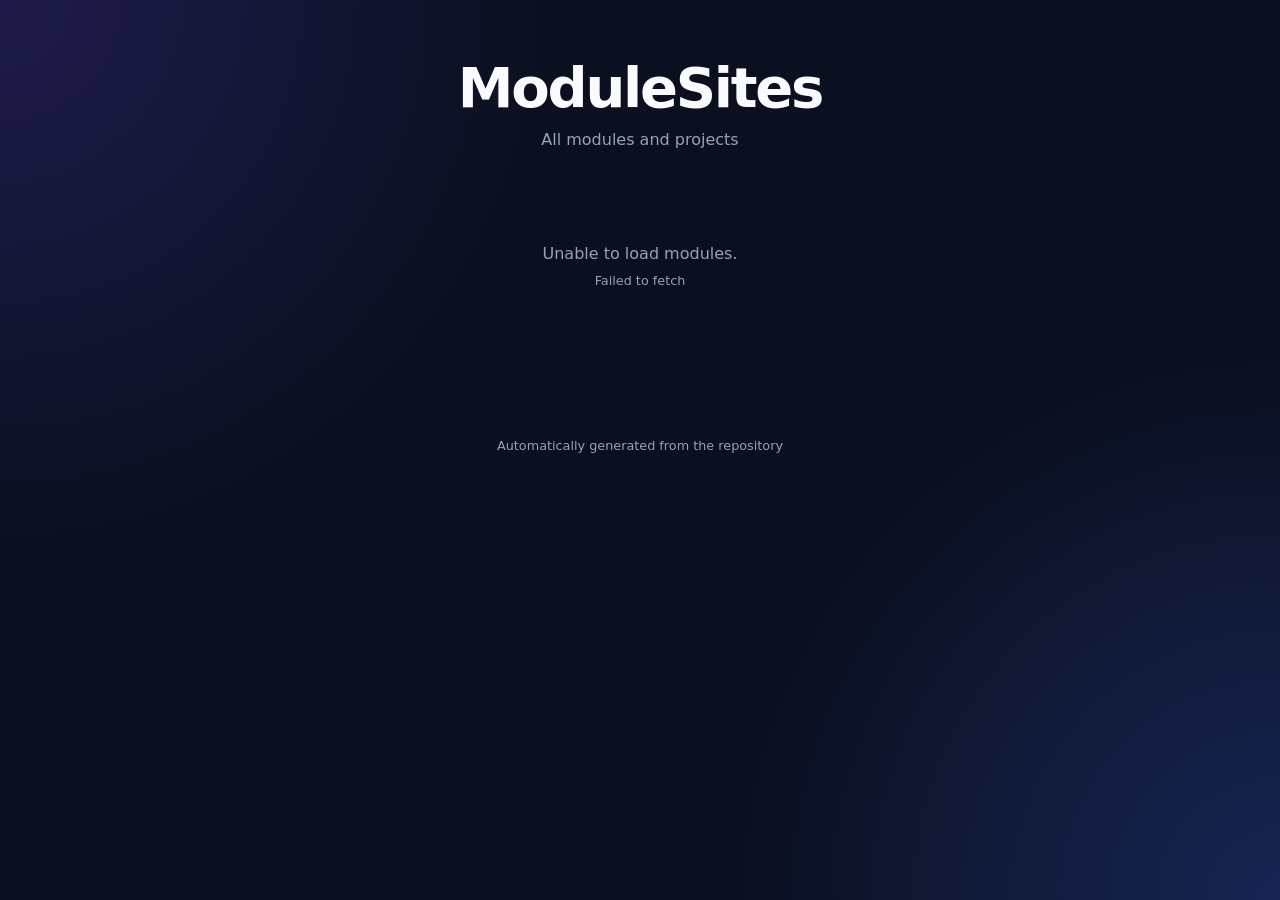
<file: index.html>
<!DOCTYPE html>
<html lang="en">

<head>
    <meta charset="UTF-8">
    <meta name="viewport" content="width=device-width, initial-scale=1.0">

    <title>ModuleSites</title>

    <style>
        :root {
            --bg: #0b1020;
            --card: #121a2f;
            --card-hover: #18233e;
            --text: #f8fafc;
            --muted: #94a3b8;
            --accent: #6366f1;
            --accent-hover: #818cf8;
            --border: rgba(255, 255, 255, 0.08);
        }

        * {
            box-sizing: border-box;
            margin: 0;
            padding: 0;
        }

        body {
            min-height: 100vh;
            font-family:
                Inter,
                ui-sans-serif,
                system-ui,
                -apple-system,
                BlinkMacSystemFont,
                "Segoe UI",
                sans-serif;

            color: var(--text);

            background:
                radial-gradient(circle at top left,
                    #1e1b4b 0,
                    transparent 35%),
                radial-gradient(circle at bottom right,
                    #172554 0,
                    transparent 35%),
                var(--bg);
        }

        header {
            padding: 55px 20px 35px;
            text-align: center;
        }

        header h1 {
            font-size: clamp(2rem, 5vw, 3.5rem);
            font-weight: 800;
            letter-spacing: -0.04em;
        }

        header p {
            margin-top: 10px;
            color: var(--muted);
            font-size: 1rem;
        }

        .container {
            width: min(1200px, calc(100% - 32px));
            margin: auto;
            padding-bottom: 60px;
        }

        .loading {
            text-align: center;
            padding: 60px 20px;
            color: var(--muted);
        }

        .modules {
            display: grid;
            grid-template-columns:
                repeat(auto-fit, minmax(320px, 1fr));

            gap: 24px;
        }

        .module {
            overflow: hidden;

            background: rgba(18, 26, 47, 0.9);

            border: 1px solid var(--border);
            border-radius: 20px;

            box-shadow:
                0 20px 50px rgba(0, 0, 0, 0.25);

            backdrop-filter: blur(12px);

            transition:
                transform 0.2s ease,
                border-color 0.2s ease;
        }

        .module:hover {
            transform: translateY(-4px);

            border-color:
                rgba(129, 140, 248, 0.4);
        }

        .module-header {
            display: flex;
            align-items: center;
            justify-content: space-between;

            padding: 18px 20px;

            border-bottom:
                1px solid var(--border);
        }

        .module-title {
            display: flex;
            align-items: center;
            gap: 12px;
        }

        .number {
            display: grid;
            place-items: center;

            width: 40px;
            height: 40px;

            border-radius: 12px;

            background: var(--accent);

            font-weight: 800;
        }

        .module-title h2 {
            font-size: 1.1rem;
        }

        .status {
            color: var(--muted);
            font-size: 0.75rem;
        }

        .preview {
            position: relative;
            height: 300px;
            background: white;
        }

        iframe {
            display: block;

            width: 100%;
            height: 100%;

            border: 0;

            background: white;
        }

        .loading-preview {
            position: absolute;

            inset: 0;

            display: grid;
            place-items: center;

            color: #475569;
            background: #f8fafc;

            z-index: 1;

            pointer-events: none;
        }

        .loading-preview.hidden {
            display: none;
        }

        .error {
            display: none;

            position: absolute;
            inset: 0;

            place-items: center;

            padding: 30px;

            text-align: center;

            color: #475569;

            background: #f8fafc;

            z-index: 2;
        }

        .error.show {
            display: grid;
        }

        .error strong {
            display: block;

            margin-bottom: 8px;

            color: #0f172a;
        }

        .actions {
            display: flex;
            gap: 10px;

            padding: 16px 20px 20px;
        }

        .button {
            flex: 1;

            display: inline-flex;
            align-items: center;
            justify-content: center;

            min-height: 42px;

            padding: 10px 16px;

            border-radius: 10px;

            border: 1px solid var(--border);

            color: var(--text);

            background:
                rgba(255, 255, 255, 0.05);

            text-decoration: none;

            font-size: 0.9rem;
            font-weight: 600;

            cursor: pointer;

            transition:
                background 0.2s ease;
        }

        .button:hover {
            background: var(--card-hover);
        }

        .button.primary {
            background: var(--accent);

            border-color: transparent;
        }

        .button.primary:hover {
            background: var(--accent-hover);
        }

        .empty {
            padding: 60px 20px;

            text-align: center;

            color: var(--muted);
        }

        footer {
            padding: 30px 20px;

            text-align: center;

            color: var(--muted);

            font-size: 0.8rem;
        }

        @media (max-width: 600px) {
            header {
                padding-top: 35px;
            }

            .container {
                width: calc(100% - 20px);
            }

            .modules {
                grid-template-columns: 1fr;
            }

            .preview {
                height: 260px;
            }
        }
    </style>
</head>

<body>

    <header>
        <h1>ModuleSites</h1>
        <p>All modules and projects</p>
    </header>

    <main class="container">

        <div id="loading" class="loading">
            Discovering modules...
        </div>

        <section id="modules" class="modules">
        </section>

        <div id="empty" class="empty" style="display:none;">
            No modules found.
        </div>

    </main>

    <footer>
        Automatically generated from the repository
    </footer>


    <script>

        /*
         * GitHub repository
         */
        const OWNER = "kalopseeia";
        const REPO = "ModuleSites";


        /*
         * GitHub API endpoint
         *
         * This gets everything in the repository root.
         */
        const API_URL =
            `https://api.github.com/repos/${OWNER}/${REPO}/contents/`;


        const modulesContainer =
            document.getElementById("modules");

        const loading =
            document.getElementById("loading");

        const empty =
            document.getElementById("empty");


        /*
         * Create a module card
         */
        function createModule(folder) {

            const moduleName =
                folder.name;

            const modulePath =
                `${moduleName}/index.html`;


            const article =
                document.createElement("article");

            article.className = "module";


            article.innerHTML = `

        <div class="module-header">

          <div class="module-title">

            <div class="number">
              ${escapeHTML(moduleName)}
            </div>

            <h2>
              Module ${escapeHTML(moduleName)}
            </h2>

          </div>

          <span class="status">
            index.html
          </span>

        </div>


        <div class="preview">

          <div class="loading-preview">
            Loading preview...
          </div>

          <div class="error">

            <div>

              <strong>
                Unable to load this module.
              </strong>

              <span>
                Make sure
                <code>${escapeHTML(modulePath)}</code>
                exists.
              </span>

            </div>

          </div>


          <iframe
            src="${escapeAttribute(modulePath)}"
            title="Module ${escapeAttribute(moduleName)}"
            loading="lazy">
          </iframe>

        </div>


        <div class="actions">

          <a
            class="button primary"
            href="${escapeAttribute(modulePath)}"
            target="_blank"
            rel="noopener">
            Open Module
          </a>


          <button class="button fullscreen">
            Fullscreen
          </button>

        </div>

      `;


            const iframe =
                article.querySelector("iframe");

            const preview =
                article.querySelector(".preview");

            const previewLoading =
                article.querySelector(".loading-preview");

            const error =
                article.querySelector(".error");

            const fullscreen =
                article.querySelector(".fullscreen");


            iframe.addEventListener("load", () => {

                previewLoading.classList.add(
                    "hidden"
                );

            });


            iframe.addEventListener("error", () => {

                previewLoading.classList.add(
                    "hidden"
                );

                error.classList.add(
                    "show"
                );

            });


            fullscreen.addEventListener("click", () => {

                if (preview.requestFullscreen) {

                    preview.requestFullscreen();

                }

            });


            return article;

        }


        /*
         * Escape HTML
         */
        function escapeHTML(value) {

            return String(value)
                .replace(/&/g, "&amp;")
                .replace(/</g, "&lt;")
                .replace(/>/g, "&gt;")
                .replace(/"/g, "&quot;")
                .replace(/'/g, "&#039;");

        }


        /*
         * Escape attribute values
         */
        function escapeAttribute(value) {

            return escapeHTML(value);

        }


        /*
         * Discover modules
         */
        async function discoverModules() {

            try {

                const response =
                    await fetch(API_URL);


                if (!response.ok) {

                    throw new Error(
                        `GitHub API error: ${response.status}`
                    );

                }


                const files =
                    await response.json();


                /*
                 * Find directories only.
                 *
                 * This means:
                 *
                 * 1/
                 * 2/
                 * 3/
                 * 4/
                 *
                 * will automatically be detected.
                 *
                 * Files such as README.md and
                 * index.html are ignored.
                 */
                let folders =
                    files.filter(
                        item => item.type === "dir"
                    );


                /*
                 * Only use folders that contain
                 * a valid index.html.
                 */
                const validModules = [];


                for (const folder of folders) {

                    try {

                        const indexURL =
                            `https://api.github.com/repos/` +
                            `${OWNER}/${REPO}/contents/` +
                            `${folder.name}/index.html`;


                        const indexResponse =
                            await fetch(indexURL);


                        if (indexResponse.ok) {

                            validModules.push(folder);

                        }

                    } catch (error) {

                        console.warn(
                            `Could not check ${folder.name}`,
                            error
                        );

                    }

                }


                /*
                 * Sort numerically when folders are
                 * named 1, 2, 3, 4...
                 */
                validModules.sort((a, b) => {

                    const aNumber =
                        Number(a.name);

                    const bNumber =
                        Number(b.name);


                    if (
                        !Number.isNaN(aNumber) &&
                        !Number.isNaN(bNumber)
                    ) {

                        return aNumber - bNumber;

                    }


                    return a.name.localeCompare(
                        b.name
                    );

                });


                loading.style.display =
                    "none";


                /*
                 * No modules
                 */
                if (validModules.length === 0) {

                    empty.style.display =
                        "block";

                    return;

                }


                /*
                 * Render modules
                 */
                validModules.forEach(folder => {

                    modulesContainer.appendChild(
                        createModule(folder)
                    );

                });


            } catch (error) {

                console.error(error);


                loading.innerHTML = `
          <p>
            Unable to load modules.
          </p>

          <p style="
            margin-top:10px;
            font-size:0.8rem;
          ">
            ${escapeHTML(error.message)}
          </p>
        `;

            }

        }


        /*
         * Start
         */
        discoverModules();

    </script>

</body>

</html>
</file>
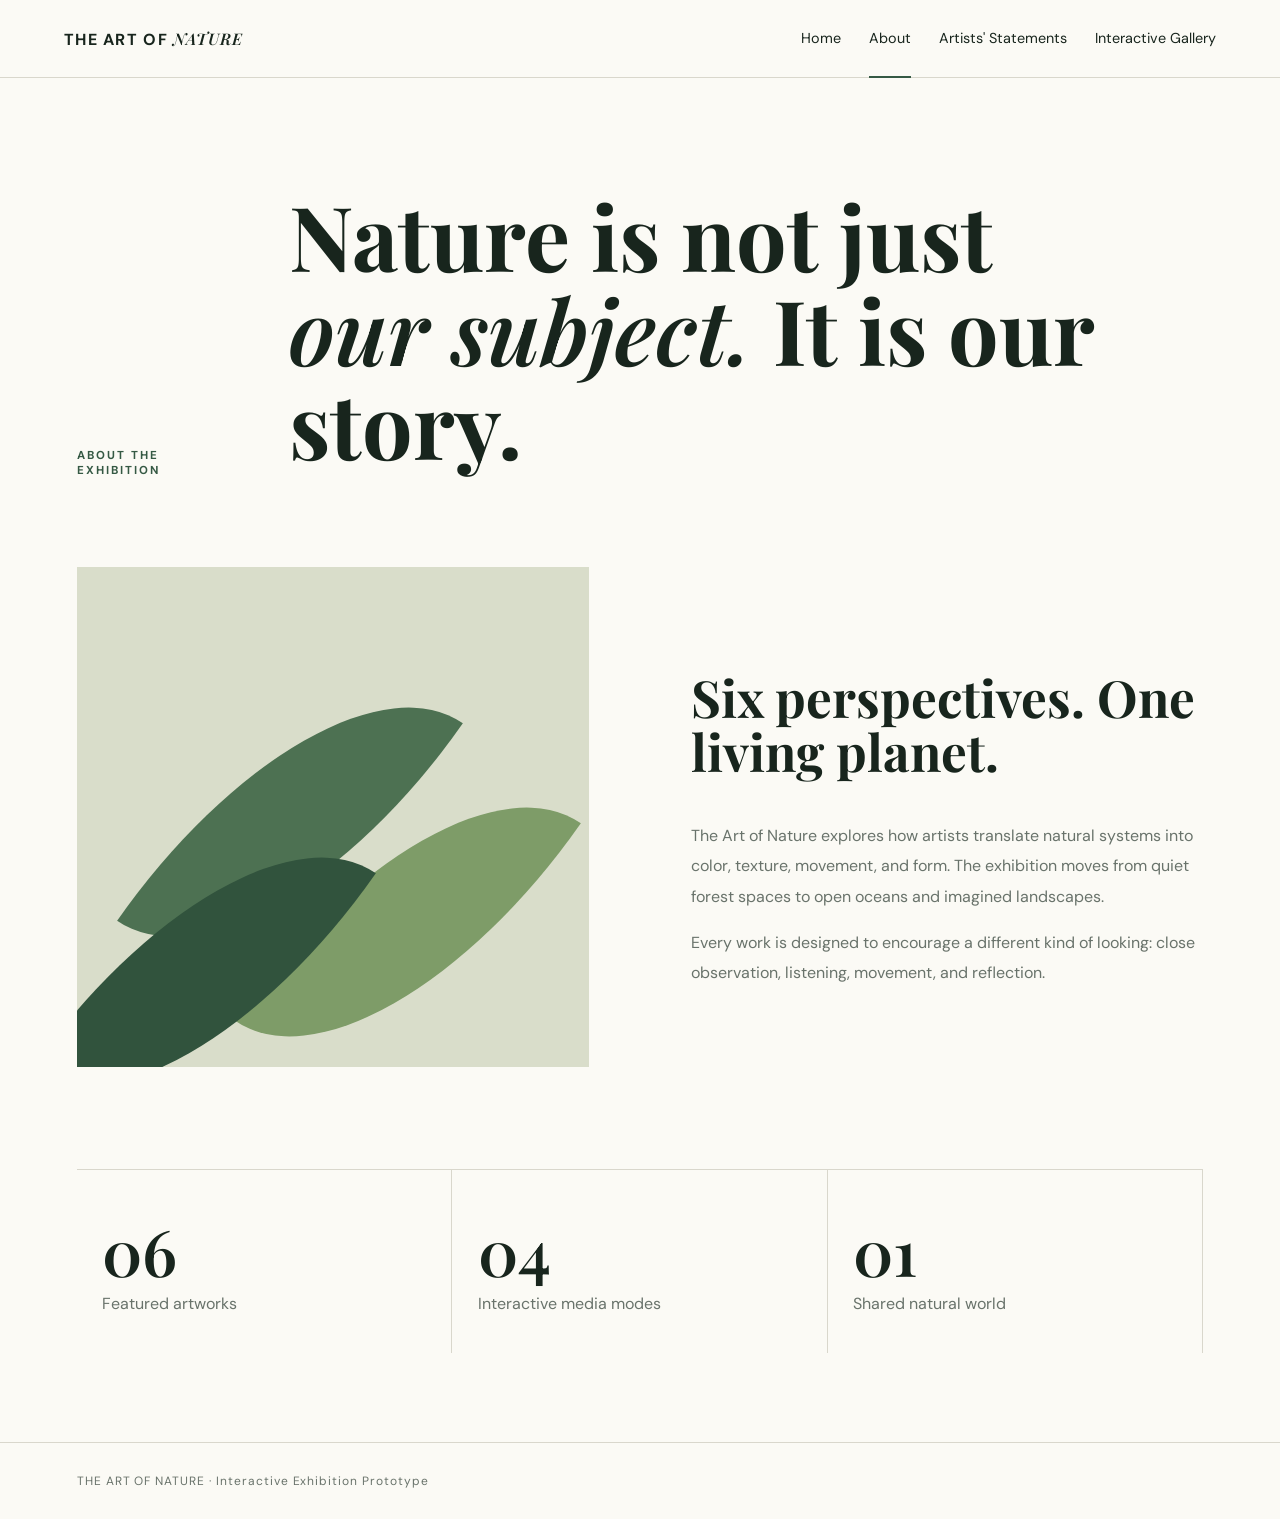
<file: 2/about.html>
<!DOCTYPE html>
<html lang="en">

<head>
  <meta charset="UTF-8">
  <meta name="viewport" content="width=device-width,initial-scale=1.0">
  <title>About | The Art of Nature</title>
  <link rel="stylesheet" href="style.css">
</head>

<body>
  <header class="site-header"><a class="brand" href="index.html">THE ART OF <span>NATURE</span></a><button
      class="menu-toggle">☰</button>
    <nav><a href="index.html">Home</a><a class="active" href="about.html">About</a><a href="artists.html">Artists'
        Statements</a><a href="gallery.html">Interactive Gallery</a></nav>
  </header>
  <main class="page">
    <section class="page-heading">
      <p class="eyebrow">ABOUT THE EXHIBITION</p>
      <h1>Nature is not just<br><em>our subject.</em> It is our story.</h1>
    </section>
    <section class="two-col">
      <div class="abstract-art">
        <div class="leaf l1"></div>
        <div class="leaf l2"></div>
        <div class="leaf l3"></div>
      </div>
      <div>
        <h2>Six perspectives. One living planet.</h2>
        <p>The Art of Nature explores how artists translate natural systems into color, texture, movement, and form. The
          exhibition moves from quiet forest spaces to open oceans and imagined landscapes.</p>
        <p>Every work is designed to encourage a different kind of looking: close observation, listening, movement, and
          reflection.</p>
      </div>
    </section>
    <section class="facts">
      <div><strong>06</strong><span>Featured artworks</span></div>
      <div><strong>04</strong><span>Interactive media modes</span></div>
      <div><strong>01</strong><span>Shared natural world</span></div>
    </section>
  </main>
  <footer>THE ART OF NATURE · Interactive Exhibition Prototype</footer>
  <script src="script.js"></script>
</body>

</html>
</file>
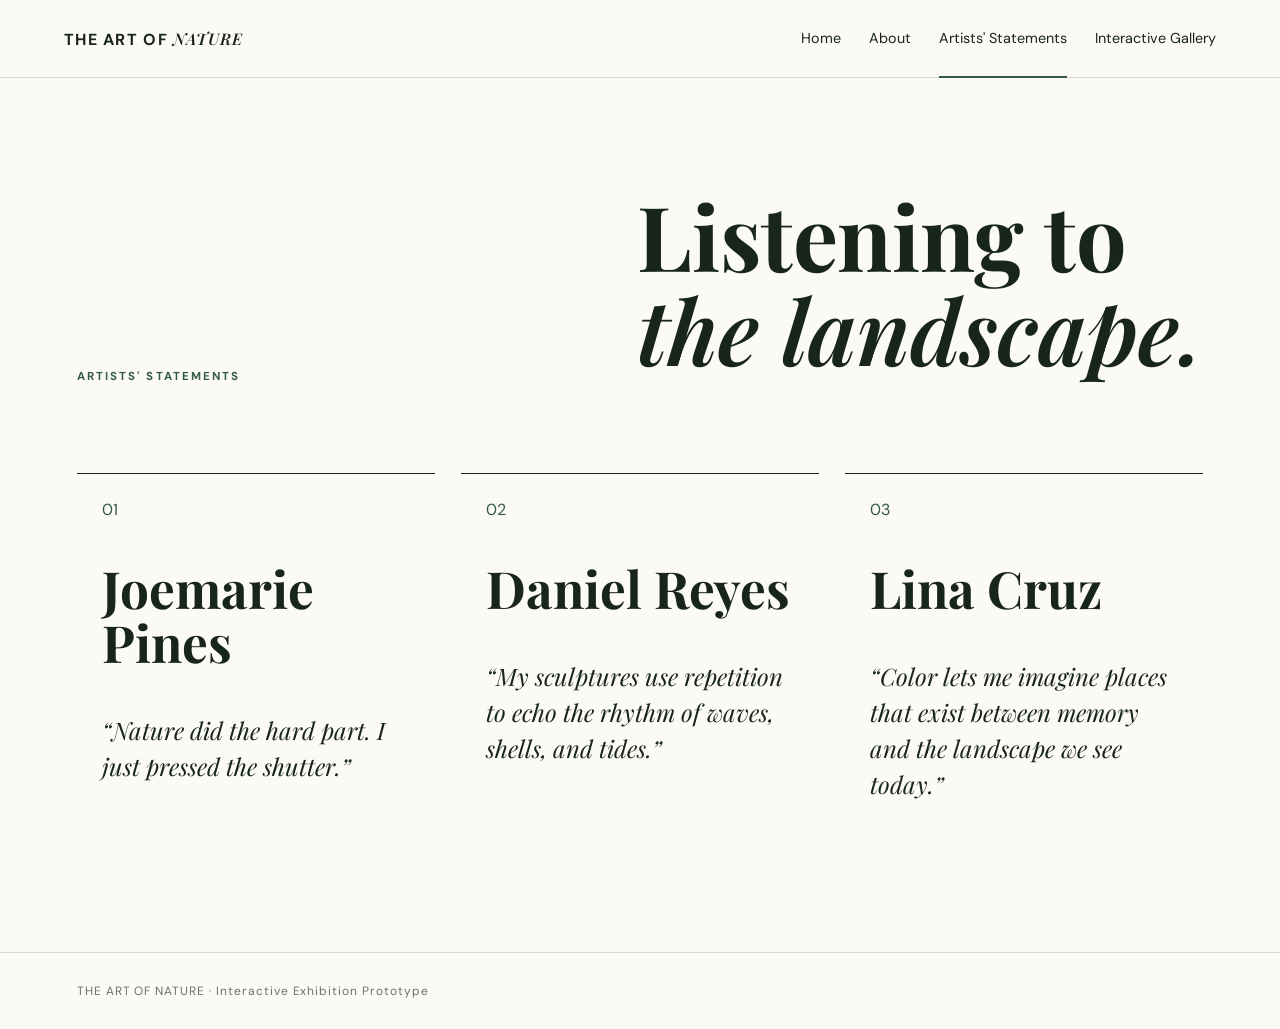
<file: 2/artists.html>
<!DOCTYPE html>
<html lang="en">

<head>
    <meta charset="UTF-8">
    <meta name="viewport" content="width=device-width,initial-scale=1.0">
    <title>Artists' Statements | The Art of Nature</title>
    <link rel="stylesheet" href="style.css">
</head>

<body>
    <header class="site-header"><a class="brand" href="index.html">THE ART OF <span>NATURE</span></a><button
            class="menu-toggle">☰</button>
        <nav><a href="index.html">Home</a><a href="about.html">About</a><a class="active" href="artists.html">Artists'
                Statements</a><a href="gallery.html">Interactive Gallery</a></nav>
    </header>
    <main class="page">
        <section class="page-heading">
            <p class="eyebrow">ARTISTS' STATEMENTS</p>
            <h1>Listening to<br><em>the landscape.</em></h1>
        </section>
        <section class="statements">
            <article><span>01</span>
                <h2>Joemarie Pines</h2>
                <blockquote>“Nature did the hard part. I just pressed the shutter.”</blockquote>
            </article>
            <article><span>02</span>
                <h2>Daniel Reyes</h2>
                <blockquote>“My sculptures use repetition to echo the rhythm of waves, shells, and tides.”</blockquote>
            </article>
            <article><span>03</span>
                <h2>Lina Cruz</h2>
                <blockquote>“Color lets me imagine places that exist between memory and the landscape we see today.”
                </blockquote>
            </article>
        </section>
    </main>
    <footer>THE ART OF NATURE · Interactive Exhibition Prototype</footer>
    <script src="script.js"></script>
</body>

</html>
</file>
<file: 2/style.css>
@import url('https://fonts.googleapis.com/css2?family=DM+Sans:wght@400;500;700&family=Playfair+Display:ital,wght@0,600;0,700;1,600;1,700&display=swap');

:root {
    --ink: #18251d;
    --cream: #f4f0e5;
    --paper: #fbfaf5;
    --green: #355944;
    --muted: #69736b;
    --line: #d9d7cc
}

* {
    box-sizing: border-box
}

html {
    scroll-behavior: smooth
}

body {
    margin: 0;
    background: var(--paper);
    color: var(--ink);
    font-family: "DM Sans", Arial, sans-serif
}

a {
    color: inherit;
    text-decoration: none
}

.site-header {
    height: 78px;
    padding: 0 5vw;
    display: flex;
    align-items: center;
    justify-content: space-between;
    border-bottom: 1px solid var(--line);
    background: rgba(251, 250, 245, .95);
    position: sticky;
    top: 0;
    z-index: 20
}

.brand {
    font-weight: 700;
    letter-spacing: .08em
}

.brand span {
    font-family: "Playfair Display";
    font-style: italic;
    font-weight: 600
}

nav {
    display: flex;
    gap: 28px;
    font-size: .9rem
}

nav a {
    padding: 29px 0;
    border-bottom: 2px solid transparent
}

nav a:hover,
nav a.active {
    border-color: var(--green)
}

.menu-toggle {
    display: none;
    background: none;
    border: 0;
    font-size: 1.5rem
}

.hero {
    min-height: calc(100vh - 78px);
    display: grid;
    grid-template-columns: 1fr 1fr;
    background: var(--cream)
}

.hero-copy {
    padding: 10vw 8vw;
    align-self: center
}

.eyebrow {
    font-size: .72rem;
    letter-spacing: .18em;
    font-weight: 700;
    color: var(--green)
}

h1,
h2,
h3 {
    font-family: "Playfair Display", serif;
    line-height: 1.05
}

h1 {
    font-size: clamp(3.2rem, 7vw, 6.8rem);
    margin: 20px 0
}

h1 em,
h2 em {
    font-weight: 600
}

h2 {
    font-size: clamp(2rem, 4vw, 3.5rem)
}

h3 {
    font-size: 2rem
}

.hero-copy>p:not(.eyebrow) {
    max-width: 520px;
    color: var(--muted);
    font-size: 1.05rem;
    line-height: 1.8
}

.button {
    display: inline-block;
    background: var(--ink);
    color: white;
    padding: 15px 22px;
    margin-top: 18px
}

.hero-art {
    position: relative;
    overflow: hidden;
    background: linear-gradient(#dce6d5 0 48%, #9dbb9e 48% 53%, #577a62 53%);
    min-height: 500px
}

.sun {
    position: absolute;
    width: 150px;
    height: 150px;
    border-radius: 50%;
    background: #e6bd68;
    right: 18%;
    top: 14%
}

.mountain {
    position: absolute;
    bottom: 37%;
    width: 0;
    height: 0;
    border-left: 220px solid transparent;
    border-right: 220px solid transparent;
    border-bottom: 270px solid #48654f
}

.m1 {
    left: -100px
}

.m2 {
    right: -130px;
    border-bottom-color: #718b70
}

.water {
    position: absolute;
    bottom: 0;
    width: 100%;
    height: 39%;
    background: repeating-linear-gradient(0deg, #557c68 0 3px, #7fa08b 4px 8px)
}

.tree {
    position: absolute;
    bottom: 30%;
    width: 32px;
    height: 180px;
    background: #263d2c
}

.tree:before,
.tree:after {
    content: "";
    position: absolute;
    width: 130px;
    height: 100px;
    border-radius: 50%;
    background: #304f39
}

.tree:before {
    left: -50px;
    top: -55px
}

.tree:after {
    left: -5px;
    top: -90px
}

.t1 {
    left: 20%;
}

.t2 {
    right: 18%;
    transform: scale(.7)
}

.bird {
    position: absolute;
    font-size: 40px;
    color: #263d2c
}

.b1 {
    left: 45%;
    top: 25%
}

.b2 {
    left: 53%;
    top: 32%
}

.section {
    padding: 9vw 8vw
}

.section360 {
    padding: 16vw 3vw
}

.intro {
    display: grid;
    grid-template-columns: 1fr 1fr;
    gap: 10vw;
    align-items: end
}

.intro>p {
    font-size: 1.25rem;
    line-height: 1.8;
    color: var(--muted)
}

.feature-card {
    display: grid;
    grid-template-columns: 1.2fr 1fr;
    background: var(--cream);
    align-items: center
}

.feature-card>div:last-child {
    padding: 5vw
}

.feature-art {
    height: 500px
}

.artwork-forest {
    background: url("https://encrypted-tbn0.gstatic.com/images?q=tbn:ANd9GcQ2djOwqV2u8ZDFyXD4AOZ-eeueZtHhtpD2xxfvavaFBM8mlTNINYa51i7r&s=10") center / cover no-repeat, linear-gradient(135deg, #183d2a, #47785a 40%, #b4c987 41%, #335b40 65%, #142d21)
}

.artwork-ocean {
    background: url("https://encrypted-tbn0.gstatic.com/images?q=tbn:ANd9GcTdnfVJcTb3DRO5OmHlUTlkbELH2tAmY21HqxXxxD7iK39l_6Bi6e_ZY-A&s=10"), center / cover no-repeat, radial-gradient(circle at 25% 30%, #f1d9a1 0 8%, transparent 9%), linear-gradient(160deg, #d8eee5, #438c91 45%, #173f58)
}

.artwork-canopy {
    background: url("https://encrypted-tbn0.gstatic.com/images?q=tbn:ANd9GcSnGhWoI8JPaG7RK7Z4EWXzSttHwzWz7R_PNqx_lvnLVUMJNDs7Ak__IJA&s=10") center / cover no-repeat,
        radial-gradient(circle at 70% 25%, #f0cf6c 0 13%, transparent 14%), linear-gradient(135deg, #657a36, #d7a94c 48%, #345c3a)
}

.artwork-mountain {
    background: url("https://blog.bedandbreakfast.eu/wp-content/uploads/2021/06/bed-and-breakfast-europe-mountains-21-lake-district.jpg") center / cover no-repeat, linear-gradient(145deg, #d8c9b0 0 28%, #7d8f87 29% 52%, #334e46 53%)
}

.artwork-mangrove {
    background:
        url("https://us.123rf.com/450wm/virtosmedia/virtosmedia2302/virtosmedia230238876/198654566-mangrove-forest-at-night-with-starry-sky-and-moon.jpg") center / cover no-repeat,
        radial-gradient(circle at 70% 25%, #eee6ad 0 9%, transparent 10%),
        linear-gradient(160deg, #101d29, #274e48 48%, #111c1b)
}

.artwork-seed {
    background:
        /* top layer: image (only if it loads) */
        url("https://dailyacts.org/wp-content/uploads/2020/05/seedsprouting.jpg") center / cover no-repeat,
        /* fallback layers underneath */
        radial-gradient(ellipse at center, #e8c77d 0 13%, #8e6938 14% 25%, transparent 26%),
        linear-gradient(135deg, #d8d0ad, #66826a 65%, #203c2a);
}

.page {
    max-width: 1400px;
    margin: auto;
    padding: 7vw 6vw
}

.page-heading {
    display: flex;
    justify-content: space-between;
    align-items: end;
    gap: 5vw;
    margin-bottom: 6vw
}

.page-heading>p:last-child {
    max-width: 420px;
    color: var(--muted);
    line-height: 1.7
}

.two-col {
    display: grid;
    grid-template-columns: 1fr 1fr;
    gap: 8vw;
    align-items: center
}

.abstract-art {
    height: 500px;
    background: #d9ddca;
    position: relative;
    overflow: hidden
}

.leaf {
    position: absolute;
    width: 170px;
    height: 360px;
    border-radius: 100% 0 100% 0;
    background: #4d7152;
    transform: rotate(35deg)
}

.l1 {
    left: 25%;
    top: 15%
}

.l2 {
    left: 48%;
    top: 35%;
    background: #7e9c68
}

.l3 {
    left: 8%;
    top: 45%;
    background: #31533d
}

.two-col p {
    line-height: 1.9;
    color: var(--muted)
}

.facts {
    display: grid;
    grid-template-columns: repeat(3, 1fr);
    border-top: 1px solid var(--line);
    margin-top: 8vw
}

.facts div {
    padding: 3vw 2vw;
    border-right: 1px solid var(--line)
}

.facts strong {
    display: block;
    font: 600 4rem "Playfair Display"
}

.facts span {
    color: var(--muted)
}

.statements {
    display: grid;
    grid-template-columns: repeat(3, 1fr);
    gap: 2vw
}

.statements article {
    border-top: 1px solid var(--ink);
    padding: 25px
}

.statements span {
    color: var(--green)
}

blockquote {
    font: italic 1.5rem/1.5 "Playfair Display";
    margin: 35px 0
}

.gallery {
    display: grid;
    grid-template-columns: repeat(3, 1fr);
    gap: 24px
}

.artwork {
    background: #f7f7f7;
    padding: 0;
    border-radius: 10px;
    box-shadow: 0 0 10px rgba(0, 0, 0, .1);
    overflow: hidden;
    transition: .3s
}

.artwork:hover {
    transform: scale(1.03)
}

.art-image {
    height: 280px;
    cursor: zoom-in
}

.art-info {
    padding: 25px
}

.art-info span {
    font-size: .7rem;
    letter-spacing: .12em;
    color: var(--green);
    font-weight: 700
}

.art-info h2 {
    font-size: 1.7rem;
    margin: 10px 0 4px
}

.art-info p {
    margin-top: 0;
    color: var(--muted)
}

button {
    cursor: pointer
}

.audio-btn,
.viewer-controls button {
    border: 1px solid var(--line);
    background: white;
    padding: 9px 12px;
    border-radius: 20px
}

.viewer {
    display: grid;
    grid-template-columns: .8fr 1.2fr;
    gap: 6vw;
    align-items: center
}

.viewer-window {
    height: 430px;
    overflow: hidden;
    position: relative;
    cursor: grab;
    background: #66876e;
    border-radius: 12px
}

.panorama {
    height: 100%;
    width: 1800px;
    background: linear-gradient(175deg, #cfe1cf 0 37%, #8eae87 38% 48%, #466c4e 49% 70%, #2b4d38 71%);
    position: absolute;
    left: 0;
    transition: transform .05s linear
}

.panorama:after {
    content: "";
    position: absolute;
    left: 180px;
    bottom: 0;
    width: 350px;
    height: 330px;
    background: linear-gradient(70deg, transparent 30%, #263f2e 31% 55%, transparent 56%);
    box-shadow: 450px 10px 0 #304d37, 900px -20px 0 #263f2e, 1250px 0 0 #34553b
}

.drag-hint {
    position: absolute;
    bottom: 18px;
    left: 50%;
    transform: translateX(-50%);
    background: rgba(0, 0, 0, .55);
    color: white;
    padding: 9px 15px;
    border-radius: 20px;
    font-size: .7rem;
    letter-spacing: .1em
}

.viewer-controls {
    display: flex;
    gap: 12px;
    align-items: center
}

.viewer-controls span {
    font-size: .8rem;
    color: var(--muted)
}

.modal {
    position: fixed;
    inset: 0;
    background: rgba(10, 20, 14, .88);
    display: none;
    z-index: 50;
    align-items: center;
    justify-content: center;
    padding: 5vw;
    color: white
}

.modal.show {
    display: flex
}

.close-modal {
    position: absolute;
    right: 30px;
    top: 20px;
    background: none;
    border: 0;
    color: white;
    font-size: 3rem
}

.modal-art {
    width: min(65vw, 800px);
    height: min(65vh, 650px);
    border-radius: 8px
}

.modal-caption {
    max-width: 350px;
    padding: 30px
}

.modal-caption p:last-child {
    line-height: 1.7;
    color: #d2d9d4
}

footer {
    padding: 30px 6vw;
    border-top: 1px solid var(--line);
    font-size: .75rem;
    letter-spacing: .08em;
    color: var(--muted)
}

@media(max-width:800px) {
    .site-header {
        height: 65px
    }

    .menu-toggle {
        display: block
    }

    nav {
        display: none;
        position: absolute;
        top: 65px;
        left: 0;
        right: 0;
        background: var(--paper);
        padding: 20px 6vw;
        flex-direction: column;
        gap: 0;
        border-bottom: 1px solid var(--line)
    }

    nav.open {
        display: flex
    }

    nav a {
        padding: 12px 0
    }

    .hero,
    .intro,
    .two-col,
    .feature-card,
    .viewer {
        grid-template-columns: 1fr
    }

    .hero-art {
        min-height: 45vh;
        order: 2
    }

    .hero-copy {
        padding: 16vw 7vw
    }

    .section,
    .page {
        padding: 16vw 7vw
    }

    .gallery {
        grid-template-columns: 1fr
    }

    .page-heading {
        display: block
    }

    .page-heading h1 {
        font-size: 3.4rem
    }

    .statements,
    .facts {
        grid-template-columns: 1fr
    }

    .facts div {
        border-right: 0;
        border-bottom: 1px solid var(--line)
    }

    .feature-art {
        height: 350px
    }

    .modal {
        flex-direction: column;
        overflow: auto
    }

    .modal-art {
        width: 90vw;
        height: 50vh
    }

    .modal-caption {
        padding: 10px 0
    }

    .viewer-window {
        height: 330px
    }
}
</file>
